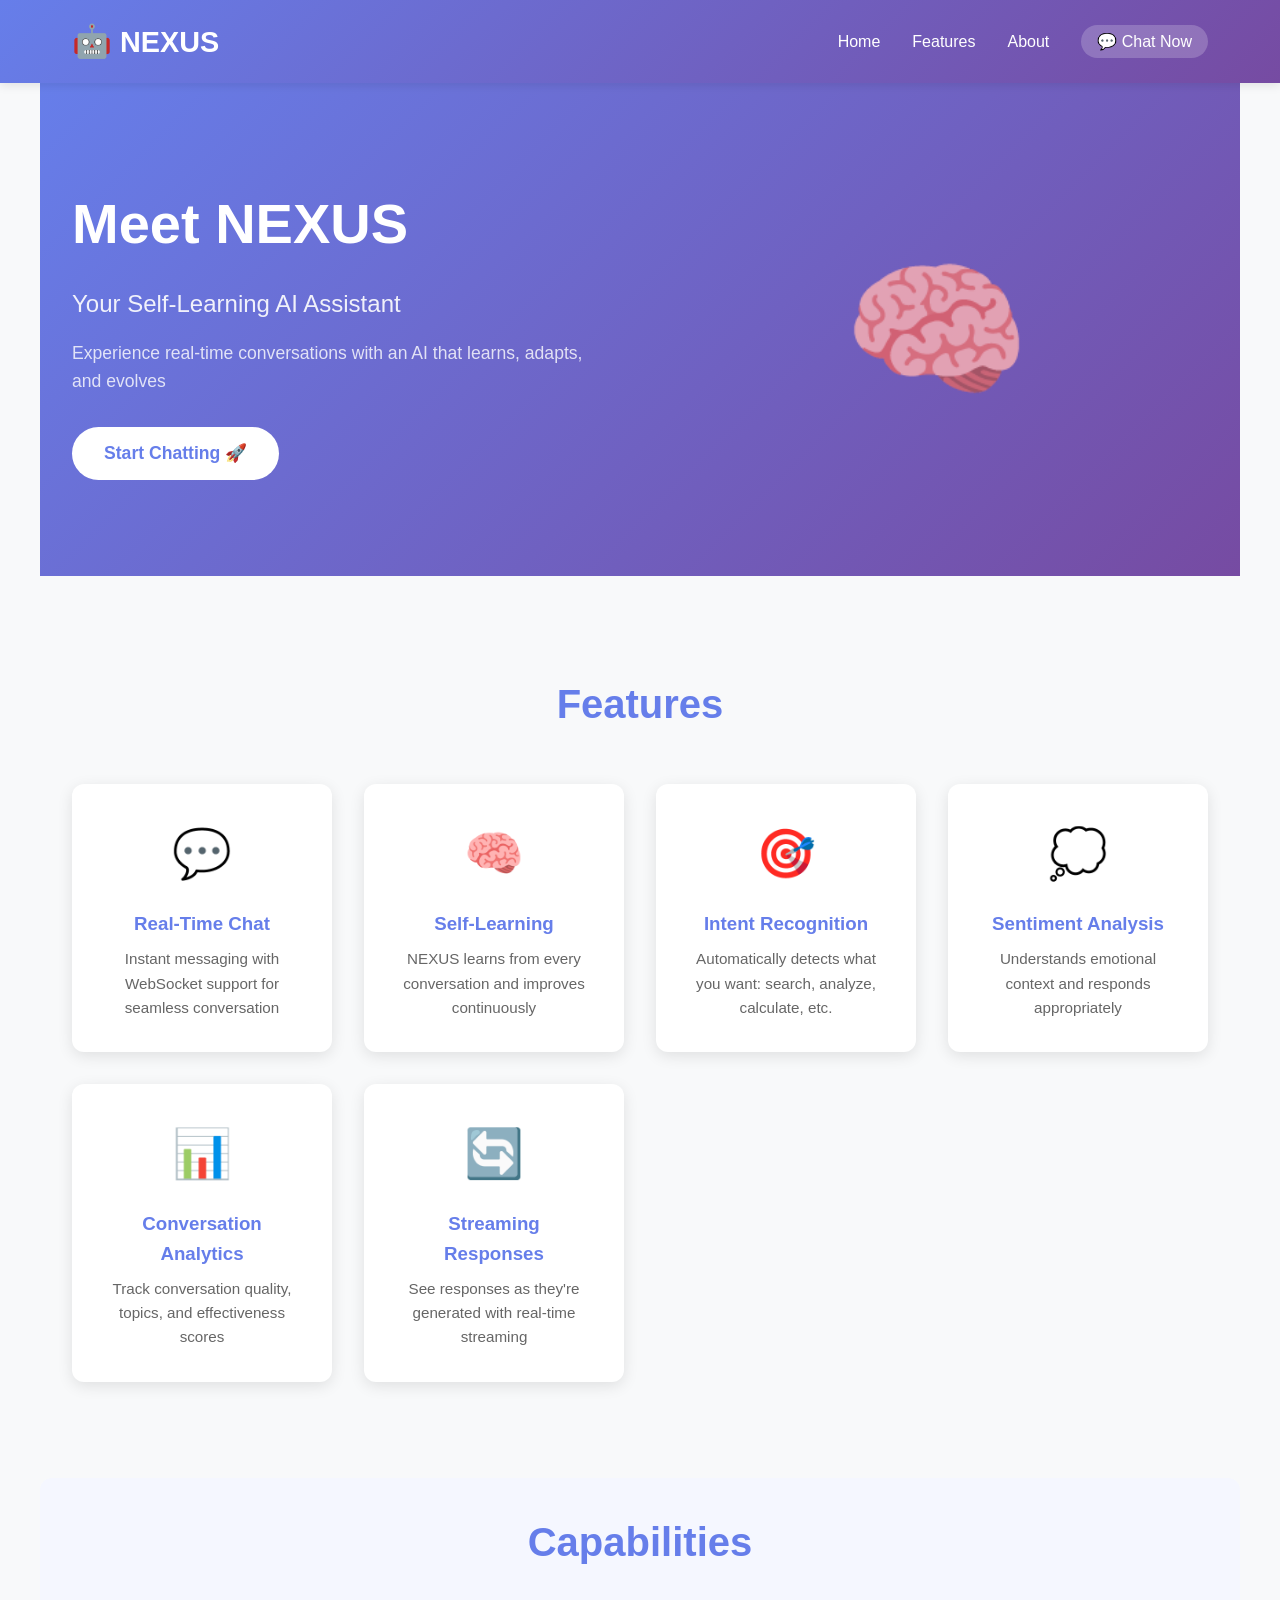
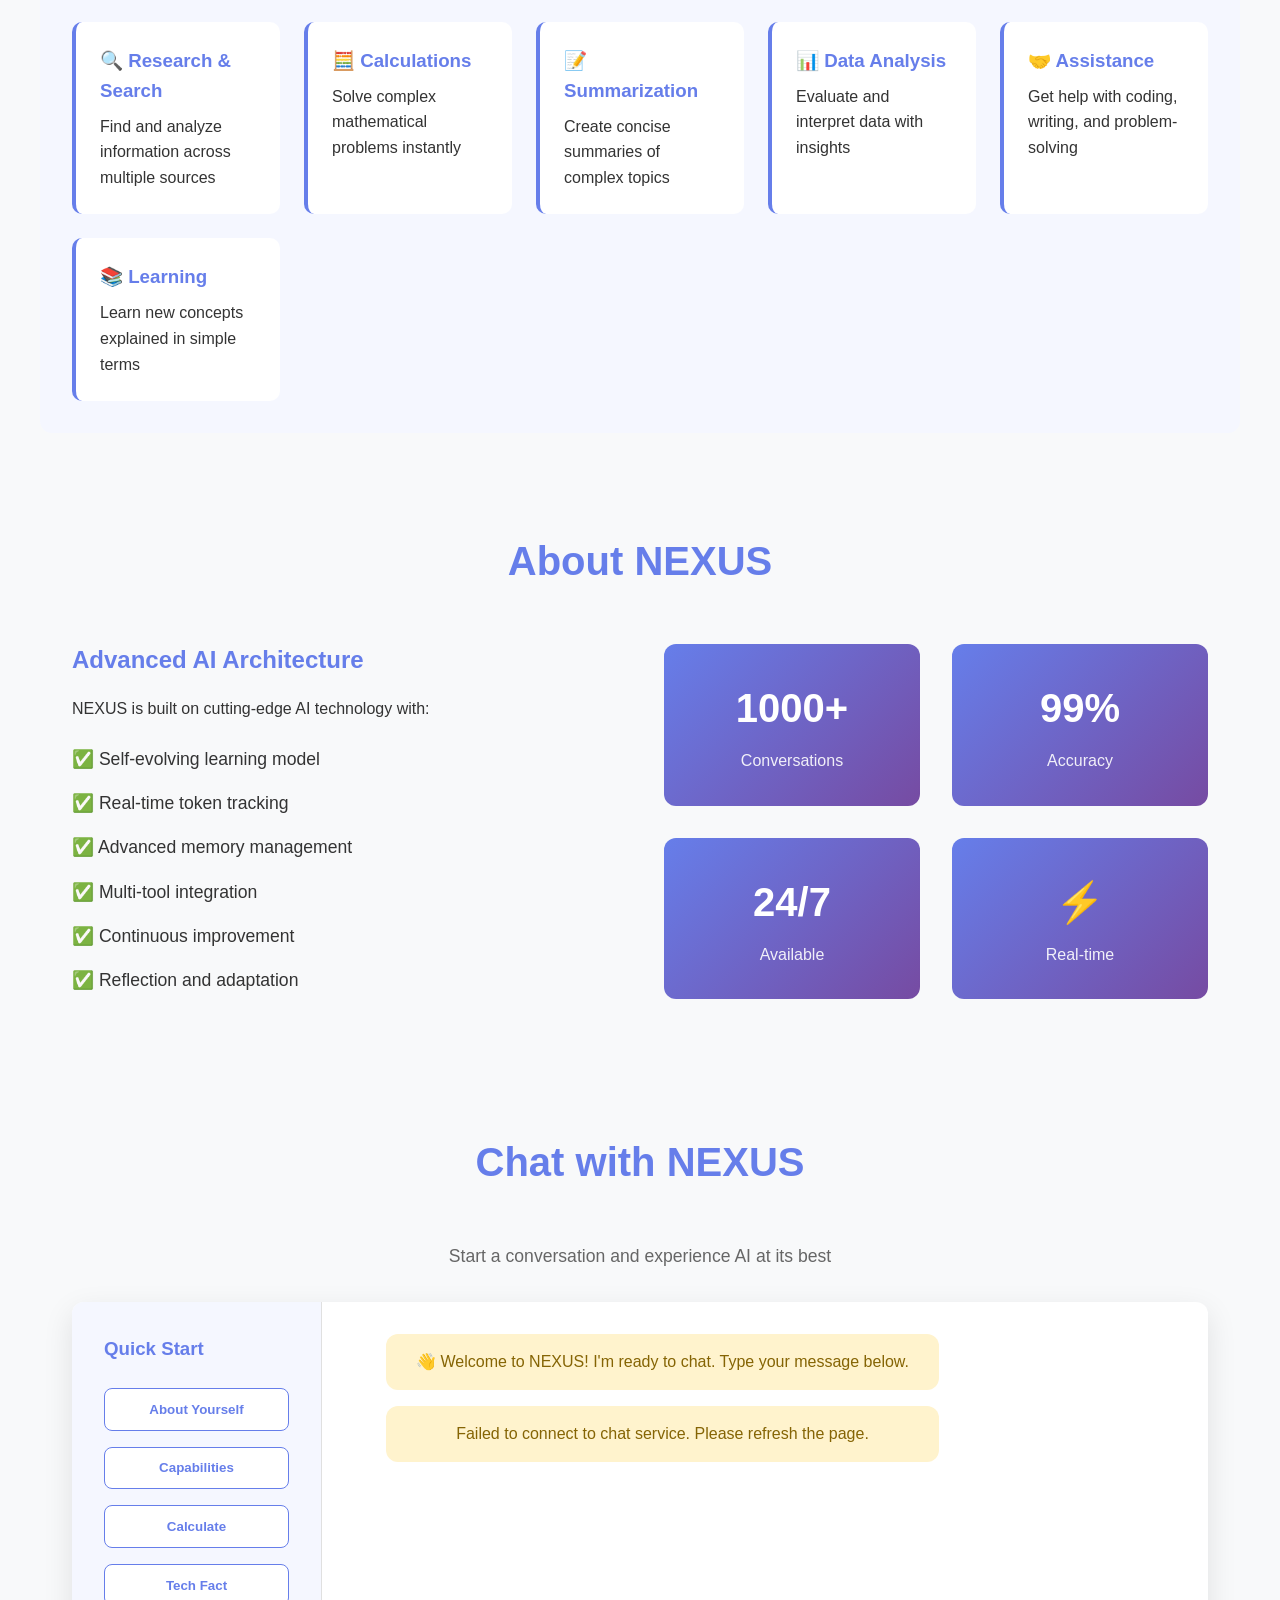
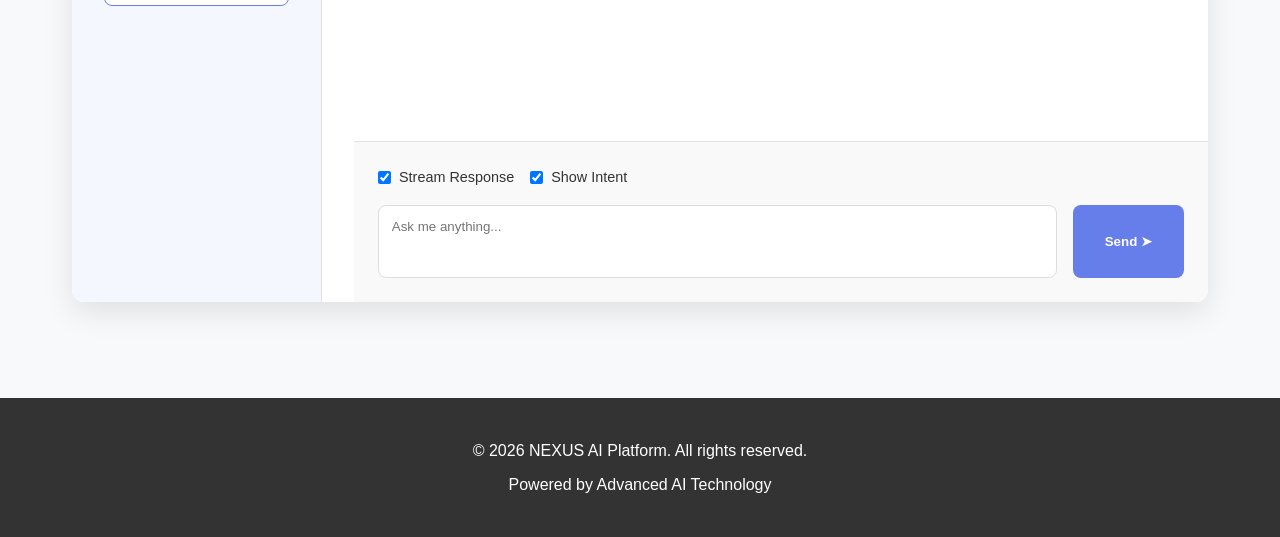
<file: nexus_web/index.html>
<!DOCTYPE html>
<html lang="en">
<head>
    <meta charset="UTF-8">
    <meta name="viewport" content="width=device-width, initial-scale=1.0">
    <title>NEXUS - AI Chat Platform</title>
    <link rel="stylesheet" href="styles.css">
</head>
<body>
    <div class="nexus-website">
        <!-- Navigation -->
        <nav class="navbar">
            <div class="nav-container">
                <div class="logo">
                    <span class="logo-icon">🤖</span>
                    <span class="logo-text">NEXUS</span>
                </div>
                <ul class="nav-menu">
                    <li><a href="#home" class="nav-link">Home</a></li>
                    <li><a href="#features" class="nav-link">Features</a></li>
                    <li><a href="#about" class="nav-link">About</a></li>
                    <li><a href="#chat" class="nav-link chat-btn">💬 Chat Now</a></li>
                </ul>
            </div>
        </nav>

        <!-- Hero Section -->
        <section id="home" class="hero">
            <div class="hero-content">
                <h1 class="hero-title">Meet NEXUS</h1>
                <p class="hero-subtitle">Your Self-Learning AI Assistant</p>
                <p class="hero-description">
                    Experience real-time conversations with an AI that learns, adapts, and evolves
                </p>
                <button class="cta-button" onclick="scrollToChat()">Start Chatting 🚀</button>
            </div>
            <div class="hero-illustration">
                <div class="ai-icon">🧠</div>
            </div>
        </section>

        <!-- Features Section -->
        <section id="features" class="features">
            <h2>Features</h2>
            <div class="features-grid">
                <div class="feature-card">
                    <div class="feature-icon">💬</div>
                    <h3>Real-Time Chat</h3>
                    <p>Instant messaging with WebSocket support for seamless conversation</p>
                </div>
                <div class="feature-card">
                    <div class="feature-icon">🧠</div>
                    <h3>Self-Learning</h3>
                    <p>NEXUS learns from every conversation and improves continuously</p>
                </div>
                <div class="feature-card">
                    <div class="feature-icon">🎯</div>
                    <h3>Intent Recognition</h3>
                    <p>Automatically detects what you want: search, analyze, calculate, etc.</p>
                </div>
                <div class="feature-card">
                    <div class="feature-icon">💭</div>
                    <h3>Sentiment Analysis</h3>
                    <p>Understands emotional context and responds appropriately</p>
                </div>
                <div class="feature-card">
                    <div class="feature-icon">📊</div>
                    <h3>Conversation Analytics</h3>
                    <p>Track conversation quality, topics, and effectiveness scores</p>
                </div>
                <div class="feature-card">
                    <div class="feature-icon">🔄</div>
                    <h3>Streaming Responses</h3>
                    <p>See responses as they're generated with real-time streaming</p>
                </div>
            </div>
        </section>

        <!-- Capabilities Section -->
        <section class="capabilities">
            <h2>Capabilities</h2>
            <div class="capabilities-grid">
                <div class="capability">
                    <h3>🔍 Research & Search</h3>
                    <p>Find and analyze information across multiple sources</p>
                </div>
                <div class="capability">
                    <h3>🧮 Calculations</h3>
                    <p>Solve complex mathematical problems instantly</p>
                </div>
                <div class="capability">
                    <h3>📝 Summarization</h3>
                    <p>Create concise summaries of complex topics</p>
                </div>
                <div class="capability">
                    <h3>📊 Data Analysis</h3>
                    <p>Evaluate and interpret data with insights</p>
                </div>
                <div class="capability">
                    <h3>🤝 Assistance</h3>
                    <p>Get help with coding, writing, and problem-solving</p>
                </div>
                <div class="capability">
                    <h3>📚 Learning</h3>
                    <p>Learn new concepts explained in simple terms</p>
                </div>
            </div>
        </section>

        <!-- About Section -->
        <section id="about" class="about">
            <h2>About NEXUS</h2>
            <div class="about-content">
                <div class="about-text">
                    <h3>Advanced AI Architecture</h3>
                    <p>
                        NEXUS is built on cutting-edge AI technology with:
                    </p>
                    <ul class="about-list">
                        <li>✅ Self-evolving learning model</li>
                        <li>✅ Real-time token tracking</li>
                        <li>✅ Advanced memory management</li>
                        <li>✅ Multi-tool integration</li>
                        <li>✅ Continuous improvement</li>
                        <li>✅ Reflection and adaptation</li>
                    </ul>
                </div>
                <div class="about-stats">
                    <div class="stat">
                        <div class="stat-number">1000+</div>
                        <div class="stat-label">Conversations</div>
                    </div>
                    <div class="stat">
                        <div class="stat-number">99%</div>
                        <div class="stat-label">Accuracy</div>
                    </div>
                    <div class="stat">
                        <div class="stat-number">24/7</div>
                        <div class="stat-label">Available</div>
                    </div>
                    <div class="stat">
                        <div class="stat-number">⚡</div>
                        <div class="stat-label">Real-time</div>
                    </div>
                </div>
            </div>
        </section>

        <!-- Chat Section -->
        <section id="chat" class="chat-section">
            <h2>Chat with NEXUS</h2>
            <p class="chat-subtitle">Start a conversation and experience AI at its best</p>
            
            <div class="chat-container">
                <!-- Sidebar -->
                <div class="chat-sidebar">
                    <h3>Quick Start</h3>
                    <div class="quick-actions">
                        <button class="quick-btn" onclick="setMessage('Tell me about yourself')">About Yourself</button>
                        <button class="quick-btn" onclick="setMessage('What are your capabilities?')">Capabilities</button>
                        <button class="quick-btn" onclick="setMessage('Calculate fibonacci(20)')">Calculate</button>
                        <button class="quick-btn" onclick="setMessage('Tell me a tech fact')">Tech Fact</button>
                    </div>
                </div>

                <!-- Main Chat -->
                <div class="chat-main">
                    <div class="chat-messages" id="chatMessages">
                        <div class="message system">
                            <div class="message-content">
                                👋 Welcome to NEXUS! I'm ready to chat. Type your message below.
                            </div>
                        </div>
                    </div>

                    <div class="chat-input-area">
                        <div class="chat-options">
                            <label>
                                <input type="checkbox" id="streamToggle" checked>
                                Stream Response
                            </label>
                            <label>
                                <input type="checkbox" id="showIntentToggle" checked>
                                Show Intent
                            </label>
                        </div>

                        <div class="input-group">
                            <textarea 
                                id="messageInput" 
                                class="message-input" 
                                placeholder="Ask me anything..." 
                                rows="3"
                            ></textarea>
                            <button class="send-btn" onclick="sendChatMessage()">Send ➤</button>
                        </div>
                    </div>
                </div>
            </div>
        </section>

        <!-- Footer -->
        <footer class="footer">
            <p>&copy; 2026 NEXUS AI Platform. All rights reserved.</p>
            <p>Powered by Advanced AI Technology</p>
        </footer>
    </div>

    <script src="script.js"></script>
</body>
</html>
</file>
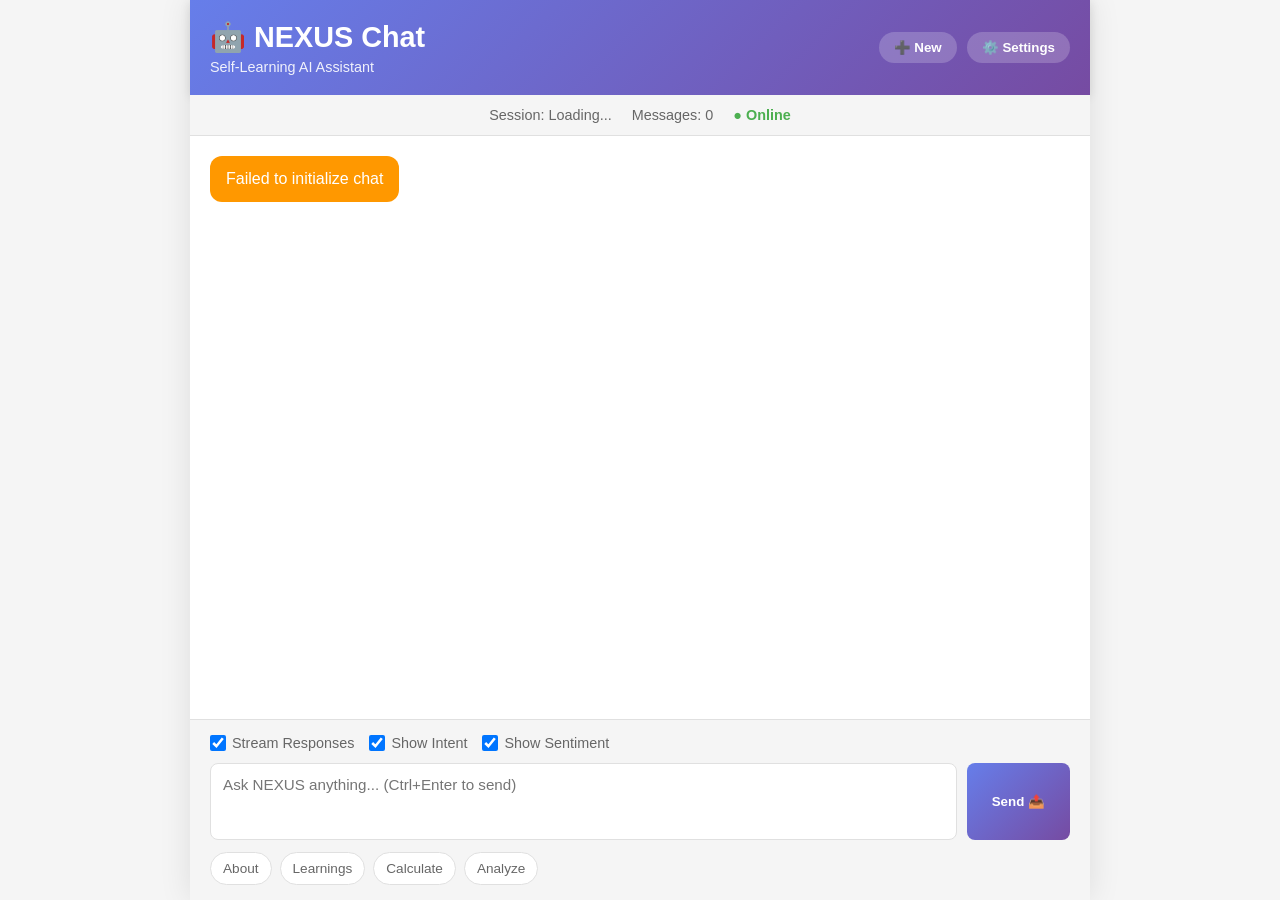
<file: nexus_agent/chat_frontend/index.html>
<!DOCTYPE html>
<html lang="en">
<head>
    <meta charset="UTF-8">
    <meta name="viewport" content="width=device-width, initial-scale=1.0">
    <title>NEXUS Chat Interface</title>
    <link rel="stylesheet" href="chat_styles.css">
</head>
<body>
    <div class="chat-container">
        <!-- Header -->
        <header class="chat-header">
            <div class="header-content">
                <h1>🤖 NEXUS Chat</h1>
                <p>Self-Learning AI Assistant</p>
            </div>
            <div class="header-actions">
                <button id="newChatBtn" class="action-btn" title="New Chat">➕ New</button>
                <button id="settingsBtn" class="action-btn" title="Settings">⚙️ Settings</button>
            </div>
        </header>

        <!-- Session Info -->
        <div class="session-info">
            <span id="sessionId">Session: Loading...</span>
            <span id="messageCount">Messages: 0</span>
            <span id="agentStatus" class="status-online">● Online</span>
        </div>

        <!-- Chat Messages -->
        <main class="chat-messages" id="chatMessages"></main>

        <!-- Input Section -->
        <section class="chat-input-section">
            <!-- Advanced Options -->
            <div class="chat-options">
                <label>
                    <input type="checkbox" id="streamToggle" checked>
                    Stream Responses
                </label>
                <label>
                    <input type="checkbox" id="showIntentToggle" checked>
                    Show Intent
                </label>
                <label>
                    <input type="checkbox" id="showSentimentToggle" checked>
                    Show Sentiment
                </label>
            </div>

            <!-- Input Area -->
            <div class="chat-input-area">
                <textarea 
                    id="messageInput" 
                    class="message-input" 
                    placeholder="Ask NEXUS anything... (Ctrl+Enter to send)"
                    rows="3"
                ></textarea>
                <button id="sendBtn" class="send-btn">Send 📤</button>
            </div>

            <!-- Quick Actions -->
            <div class="quick-actions">
                <button class="quick-action" data-prompt="Tell me about yourself">About</button>
                <button class="quick-action" data-prompt="What have you learned recently?">Learnings</button>
                <button class="quick-action" data-prompt="Calculate fibonacci(10)">Calculate</button>
                <button class="quick-action" data-prompt="Analyze sentiment in this text">Analyze</button>
            </div>
        </section>
    </div>

    <!-- Settings Modal -->
    <div id="settingsModal" class="modal">
        <div class="modal-content">
            <span class="close">&times;</span>
            <h2>Settings</h2>
            <div class="settings-form">
                <div class="setting-item">
                    <label>Response Stream Delay (ms)</label>
                    <input type="number" id="streamDelay" value="100" min="0" max="1000">
                </div>
                <div class="setting-item">
                    <label>Max Messages to Display</label>
                    <input type="number" id="maxMessages" value="50" min="10" max="200">
                </div>
                <div class="setting-item">
                    <label>Theme</label>
                    <select id="themeSelect">
                        <option value="light">Light</option>
                        <option value="dark">Dark</option>
                        <option value="auto">Auto</option>
                    </select>
                </div>
                <button id="saveSettings" class="save-btn">Save Settings</button>
            </div>
        </div>
    </div>

    <script src="chat_script.js"></script>
</body>
</html>
</file>
<file: nexus_web/styles.css>
* {
    margin: 0;
    padding: 0;
    box-sizing: border-box;
}

body {
    font-family: 'Segoe UI', Tahoma, Geneva, Verdana, sans-serif;
    background: #f8f9fa;
    color: #333;
    line-height: 1.6;
}

.nexus-website {
    width: 100%;
    overflow-x: hidden;
}

/* Navigation */
.navbar {
    background: linear-gradient(135deg, #667eea 0%, #764ba2 100%);
    padding: 1rem 0;
    position: sticky;
    top: 0;
    z-index: 100;
    box-shadow: 0 2px 10px rgba(0, 0, 0, 0.1);
}

.nav-container {
    max-width: 1200px;
    margin: 0 auto;
    display: flex;
    justify-content: space-between;
    align-items: center;
    padding: 0 2rem;
}

.logo {
    display: flex;
    align-items: center;
    gap: 0.5rem;
    color: white;
    font-size: 1.8rem;
    font-weight: bold;
}

.logo-icon {
    font-size: 2rem;
}

.nav-menu {
    display: flex;
    list-style: none;
    gap: 2rem;
    align-items: center;
}

.nav-link {
    color: white;
    text-decoration: none;
    transition: all 0.3s;
    font-weight: 500;
}

.nav-link:hover {
    opacity: 0.8;
}

.chat-btn {
    background: rgba(255, 255, 255, 0.2);
    padding: 0.5rem 1rem;
    border-radius: 20px;
    transition: all 0.3s;
}

.chat-btn:hover {
    background: rgba(255, 255, 255, 0.3);
}

/* Hero Section */
.hero {
    background: linear-gradient(135deg, #667eea 0%, #764ba2 100%);
    color: white;
    padding: 6rem 2rem;
    display: grid;
    grid-template-columns: 1fr 1fr;
    gap: 3rem;
    align-items: center;
    max-width: 1200px;
    margin: 0 auto;
}

.hero-content {
    animation: slideIn 0.8s ease;
}

@keyframes slideIn {
    from {
        opacity: 0;
        transform: translateX(-50px);
    }
    to {
        opacity: 1;
        transform: translateX(0);
    }
}

.hero-title {
    font-size: 3.5rem;
    margin-bottom: 1rem;
    font-weight: 800;
}

.hero-subtitle {
    font-size: 1.5rem;
    margin-bottom: 1rem;
    opacity: 0.9;
}

.hero-description {
    font-size: 1.1rem;
    margin-bottom: 2rem;
    opacity: 0.8;
}

.cta-button {
    background: white;
    color: #667eea;
    border: none;
    padding: 1rem 2rem;
    font-size: 1.1rem;
    border-radius: 50px;
    cursor: pointer;
    font-weight: bold;
    transition: all 0.3s;
}

.cta-button:hover {
    transform: translateY(-3px);
    box-shadow: 0 10px 30px rgba(0, 0, 0, 0.2);
}

.hero-illustration {
    display: flex;
    justify-content: center;
    align-items: center;
    animation: float 3s ease-in-out infinite;
}

@keyframes float {
    0%, 100% { transform: translateY(0); }
    50% { transform: translateY(-20px); }
}

.ai-icon {
    font-size: 150px;
    opacity: 0.8;
}

/* Features Section */
.features {
    max-width: 1200px;
    margin: 4rem auto;
    padding: 2rem;
}

.features h2,
.capabilities h2,
.about h2,
.chat-section h2 {
    text-align: center;
    font-size: 2.5rem;
    margin-bottom: 3rem;
    color: #667eea;
}

.features-grid {
    display: grid;
    grid-template-columns: repeat(auto-fit, minmax(250px, 1fr));
    gap: 2rem;
}

.feature-card {
    background: white;
    padding: 2rem;
    border-radius: 12px;
    box-shadow: 0 4px 15px rgba(0, 0, 0, 0.1);
    transition: all 0.3s;
    text-align: center;
}

.feature-card:hover {
    transform: translateY(-10px);
    box-shadow: 0 10px 30px rgba(102, 126, 234, 0.2);
}

.feature-icon {
    font-size: 3rem;
    margin-bottom: 1rem;
}

.feature-card h3 {
    color: #667eea;
    margin-bottom: 0.5rem;
}

.feature-card p {
    color: #666;
    font-size: 0.95rem;
}

/* Capabilities Section */
.capabilities {
    max-width: 1200px;
    margin: 4rem auto;
    padding: 2rem;
    background: #f5f7ff;
    border-radius: 12px;
}

.capabilities-grid {
    display: grid;
    grid-template-columns: repeat(auto-fit, minmax(200px, 1fr));
    gap: 1.5rem;
}

.capability {
    background: white;
    padding: 1.5rem;
    border-radius: 10px;
    border-left: 4px solid #667eea;
    transition: all 0.3s;
}

.capability:hover {
    box-shadow: 0 5px 15px rgba(0, 0, 0, 0.1);
}

.capability h3 {
    color: #667eea;
    margin-bottom: 0.5rem;
}

/* About Section */
.about {
    max-width: 1200px;
    margin: 4rem auto;
    padding: 2rem;
}

.about-content {
    display: grid;
    grid-template-columns: 1fr 1fr;
    gap: 3rem;
    align-items: center;
}

.about-text h3 {
    color: #667eea;
    margin-bottom: 1rem;
    font-size: 1.5rem;
}

.about-list {
    list-style: none;
    margin-top: 1rem;
}

.about-list li {
    padding: 0.5rem 0;
    font-size: 1.1rem;
}

.about-stats {
    display: grid;
    grid-template-columns: repeat(2, 1fr);
    gap: 2rem;
}

.stat {
    background: linear-gradient(135deg, #667eea 0%, #764ba2 100%);
    color: white;
    padding: 2rem;
    border-radius: 12px;
    text-align: center;
}

.stat-number {
    font-size: 2.5rem;
    font-weight: bold;
    margin-bottom: 0.5rem;
}

.stat-label {
    font-size: 1rem;
    opacity: 0.9;
}

/* Chat Section */
.chat-section {
    max-width: 1200px;
    margin: 4rem auto;
    padding: 2rem;
}

.chat-subtitle {
    text-align: center;
    color: #666;
    margin-bottom: 2rem;
    font-size: 1.1rem;
}

.chat-container {
    display: grid;
    grid-template-columns: 250px 1fr;
    gap: 2rem;
    background: white;
    border-radius: 12px;
    overflow: hidden;
    box-shadow: 0 10px 30px rgba(0, 0, 0, 0.1);
    height: 600px;
}

.chat-sidebar {
    background: #f5f7ff;
    padding: 2rem;
    border-right: 1px solid #e0e0e0;
}

.chat-sidebar h3 {
    color: #667eea;
    margin-bottom: 1.5rem;
}

.quick-actions {
    display: flex;
    flex-direction: column;
    gap: 1rem;
}

.quick-btn {
    background: white;
    border: 1px solid #667eea;
    color: #667eea;
    padding: 0.8rem;
    border-radius: 8px;
    cursor: pointer;
    transition: all 0.3s;
    font-weight: 600;
}

.quick-btn:hover {
    background: #667eea;
    color: white;
}

.chat-main {
    display: flex;
    flex-direction: column;
}

.chat-messages {
    flex: 1;
    overflow-y: auto;
    padding: 2rem;
    display: flex;
    flex-direction: column;
    gap: 1rem;
}

.message {
    display: flex;
    animation: slideIn 0.3s ease;
}

.message.user {
    justify-content: flex-end;
}

.message-content {
    max-width: 70%;
    padding: 1rem;
    border-radius: 12px;
    word-wrap: break-word;
    line-height: 1.5;
}

.message.user .message-content {
    background: #667eea;
    color: white;
    border-bottom-right-radius: 4px;
}

.message.assistant .message-content {
    background: #f0f0f0;
    border-bottom-left-radius: 4px;
}

.message.system .message-content {
    background: #fff3cd;
    color: #856404;
    width: 100%;
    text-align: center;
}

.chat-input-area {
    padding: 1.5rem;
    background: #f9f9f9;
    border-top: 1px solid #e0e0e0;
}

.chat-options {
    display: flex;
    gap: 1rem;
    margin-bottom: 1rem;
}

.chat-options label {
    display: flex;
    align-items: center;
    gap: 0.5rem;
    cursor: pointer;
    font-size: 0.9rem;
}

.input-group {
    display: flex;
    gap: 1rem;
}

.message-input {
    flex: 1;
    padding: 0.8rem;
    border: 1px solid #ddd;
    border-radius: 8px;
    font-family: inherit;
    resize: none;
    transition: all 0.3s;
}

.message-input:focus {
    outline: none;
    border-color: #667eea;
    box-shadow: 0 0 0 3px rgba(102, 126, 234, 0.1);
}

.send-btn {
    padding: 0.8rem 2rem;
    background: #667eea;
    color: white;
    border: none;
    border-radius: 8px;
    cursor: pointer;
    font-weight: bold;
    transition: all 0.3s;
}

.send-btn:hover {
    background: #764ba2;
    transform: translateY(-2px);
}

/* Footer */
.footer {
    background: #333;
    color: white;
    text-align: center;
    padding: 2rem;
    margin-top: 4rem;
}

.footer p {
    margin: 0.5rem 0;
}

/* Responsive */
@media (max-width: 768px) {
    .hero {
        grid-template-columns: 1fr;
        padding: 3rem 1rem;
    }

    .hero-title {
        font-size: 2.5rem;
    }

    .hero-illustration {
        display: none;
    }

    .nav-menu {
        flex-direction: column;
        gap: 1rem;
    }

    .about-content,
    .about-stats {
        grid-template-columns: 1fr;
    }

    .chat-container {
        grid-template-columns: 1fr;
        height: auto;
    }

    .chat-sidebar {
        border-right: none;
        border-bottom: 1px solid #e0e0e0;
    }

    .message-content {
        max-width: 100%;
    }
}
</file>
<file: nexus_agent/chat_frontend/chat_styles.css>
:root {
    --primary: #667eea;
    --secondary: #764ba2;
    --success: #4CAF50;
    --warning: #ff9800;
    --danger: #f44336;
    --bg: #f5f5f5;
    --card-bg: #ffffff;
    --text: #333;
    --text-light: #666;
    --border: #e0e0e0;
}

[data-theme="dark"] {
    --bg: #1e1e1e;
    --card-bg: #2d2d2d;
    --text: #fff;
    --text-light: #bbb;
    --border: #444;
}

* {
    margin: 0;
    padding: 0;
    box-sizing: border-box;
}

body {
    font-family: 'Segoe UI', Tahoma, Geneva, Verdana, sans-serif;
    background: var(--bg);
    color: var(--text);
    transition: all 0.3s ease;
}

.chat-container {
    display: flex;
    flex-direction: column;
    height: 100vh;
    max-width: 900px;
    margin: 0 auto;
    background: var(--card-bg);
    box-shadow: 0 0 30px rgba(0,0,0,0.1);
}

/* Header */
.chat-header {
    background: linear-gradient(135deg, var(--primary) 0%, var(--secondary) 100%);
    color: white;
    padding: 20px;
    display: flex;
    justify-content: space-between;
    align-items: center;
    box-shadow: 0 2px 10px rgba(0,0,0,0.1);
}

.header-content h1 {
    font-size: 1.8em;
    margin-bottom: 5px;
}

.header-content p {
    opacity: 0.9;
    font-size: 0.9em;
}

.header-actions {
    display: flex;
    gap: 10px;
}

.action-btn {
    background: rgba(255,255,255,0.2);
    color: white;
    border: none;
    padding: 8px 15px;
    border-radius: 20px;
    cursor: pointer;
    transition: all 0.3s;
    font-weight: 600;
}

.action-btn:hover {
    background: rgba(255,255,255,0.3);
    transform: translateY(-2px);
}

/* Session Info */
.session-info {
    background: var(--bg);
    padding: 12px 20px;
    display: flex;
    gap: 20px;
    justify-content: center;
    font-size: 0.9em;
    color: var(--text-light);
    border-bottom: 1px solid var(--border);
}

.status-online {
    color: var(--success);
    font-weight: 600;
}

/* Chat Messages */
.chat-messages {
    flex: 1;
    overflow-y: auto;
    padding: 20px;
    display: flex;
    flex-direction: column;
    gap: 15px;
}

.message {
    display: flex;
    animation: slideIn 0.3s ease;
}

@keyframes slideIn {
    from {
        opacity: 0;
        transform: translateY(10px);
    }
    to {
        opacity: 1;
        transform: translateY(0);
    }
}

.message.user {
    justify-content: flex-end;
}

.message-content {
    max-width: 70%;
    padding: 12px 16px;
    border-radius: 12px;
    word-wrap: break-word;
    line-height: 1.4;
}

.message.user .message-content {
    background: var(--primary);
    color: white;
    border-bottom-right-radius: 4px;
}

.message.assistant .message-content {
    background: var(--bg);
    border: 1px solid var(--border);
    border-bottom-left-radius: 4px;
}

.message.system .message-content {
    background: var(--warning);
    color: white;
    max-width: 90%;
    text-align: center;
}

.message-time {
    font-size: 0.75em;
    color: var(--text-light);
    margin-top: 5px;
}

.message-meta {
    font-size: 0.8em;
    margin-top: 8px;
    padding: 8px 12px;
    background: rgba(0,0,0,0.05);
    border-radius: 8px;
}

/* Input Section */
.chat-input-section {
    background: var(--bg);
    padding: 15px 20px;
    border-top: 1px solid var(--border);
}

.chat-options {
    display: flex;
    gap: 15px;
    margin-bottom: 12px;
    flex-wrap: wrap;
}

.chat-options label {
    display: flex;
    align-items: center;
    gap: 6px;
    cursor: pointer;
    font-size: 0.9em;
    color: var(--text-light);
}

.chat-options input[type="checkbox"] {
    cursor: pointer;
    width: 16px;
    height: 16px;
}

.chat-input-area {
    display: flex;
    gap: 10px;
    margin-bottom: 12px;
}

.message-input {
    flex: 1;
    padding: 12px;
    border: 1px solid var(--border);
    border-radius: 8px;
    font-family: inherit;
    font-size: 0.95em;
    background: var(--card-bg);
    color: var(--text);
    resize: none;
    transition: all 0.3s;
}

.message-input:focus {
    outline: none;
    border-color: var(--primary);
    box-shadow: 0 0 0 2px rgba(102, 126, 234, 0.1);
}

.send-btn {
    padding: 12px 25px;
    background: linear-gradient(135deg, var(--primary) 0%, var(--secondary) 100%);
    color: white;
    border: none;
    border-radius: 8px;
    cursor: pointer;
    font-weight: 600;
    transition: all 0.3s;
}

.send-btn:hover {
    transform: translateY(-2px);
    box-shadow: 0 4px 12px rgba(102, 126, 234, 0.3);
}

.send-btn:active {
    transform: translateY(0);
}

/* Quick Actions */
.quick-actions {
    display: flex;
    gap: 8px;
    flex-wrap: wrap;
}

.quick-action {
    padding: 8px 12px;
    background: var(--card-bg);
    border: 1px solid var(--border);
    border-radius: 20px;
    cursor: pointer;
    font-size: 0.85em;
    transition: all 0.3s;
    color: var(--text-light);
}

.quick-action:hover {
    background: var(--primary);
    color: white;
    border-color: var(--primary);
}

/* Modal */
.modal {
    display: none;
    position: fixed;
    z-index: 1000;
    left: 0;
    top: 0;
    width: 100%;
    height: 100%;
    background: rgba(0,0,0,0.5);
    animation: fadeIn 0.3s ease;
}

@keyframes fadeIn {
    from { opacity: 0; }
    to { opacity: 1; }
}

.modal-content {
    background: var(--card-bg);
    margin: 50px auto;
    padding: 25px;
    border-radius: 12px;
    width: 90%;
    max-width: 400px;
    box-shadow: 0 4px 20px rgba(0,0,0,0.2);
}

.close {
    color: var(--text-light);
    float: right;
    font-size: 28px;
    font-weight: bold;
    cursor: pointer;
}

.close:hover {
    color: var(--text);
}

.modal-content h2 {
    margin-bottom: 20px;
    color: var(--primary);
}

.settings-form {
    display: flex;
    flex-direction: column;
    gap: 15px;
}

.setting-item {
    display: flex;
    flex-direction: column;
    gap: 8px;
}

.setting-item label {
    font-weight: 600;
    color: var(--text);
}

.setting-item input,
.setting-item select {
    padding: 8px 12px;
    border: 1px solid var(--border);
    border-radius: 6px;
    background: var(--bg);
    color: var(--text);
    font-family: inherit;
}

.save-btn {
    padding: 10px 20px;
    background: var(--success);
    color: white;
    border: none;
    border-radius: 6px;
    cursor: pointer;
    font-weight: 600;
    margin-top: 10px;
}

.save-btn:hover {
    opacity: 0.9;
}

/* Responsive */
@media (max-width: 600px) {
    .chat-container {
        height: 100vh;
    }

    .message-content {
        max-width: 85%;
    }

    .chat-header {
        flex-direction: column;
        text-align: center;
    }

    .header-actions {
        margin-top: 10px;
        justify-content: center;
    }

    .session-info {
        flex-direction: column;
        gap: 8px;
        font-size: 0.8em;
    }

    .modal-content {
        width: 95%;
        margin: 100px auto;
    }
}
</file>
